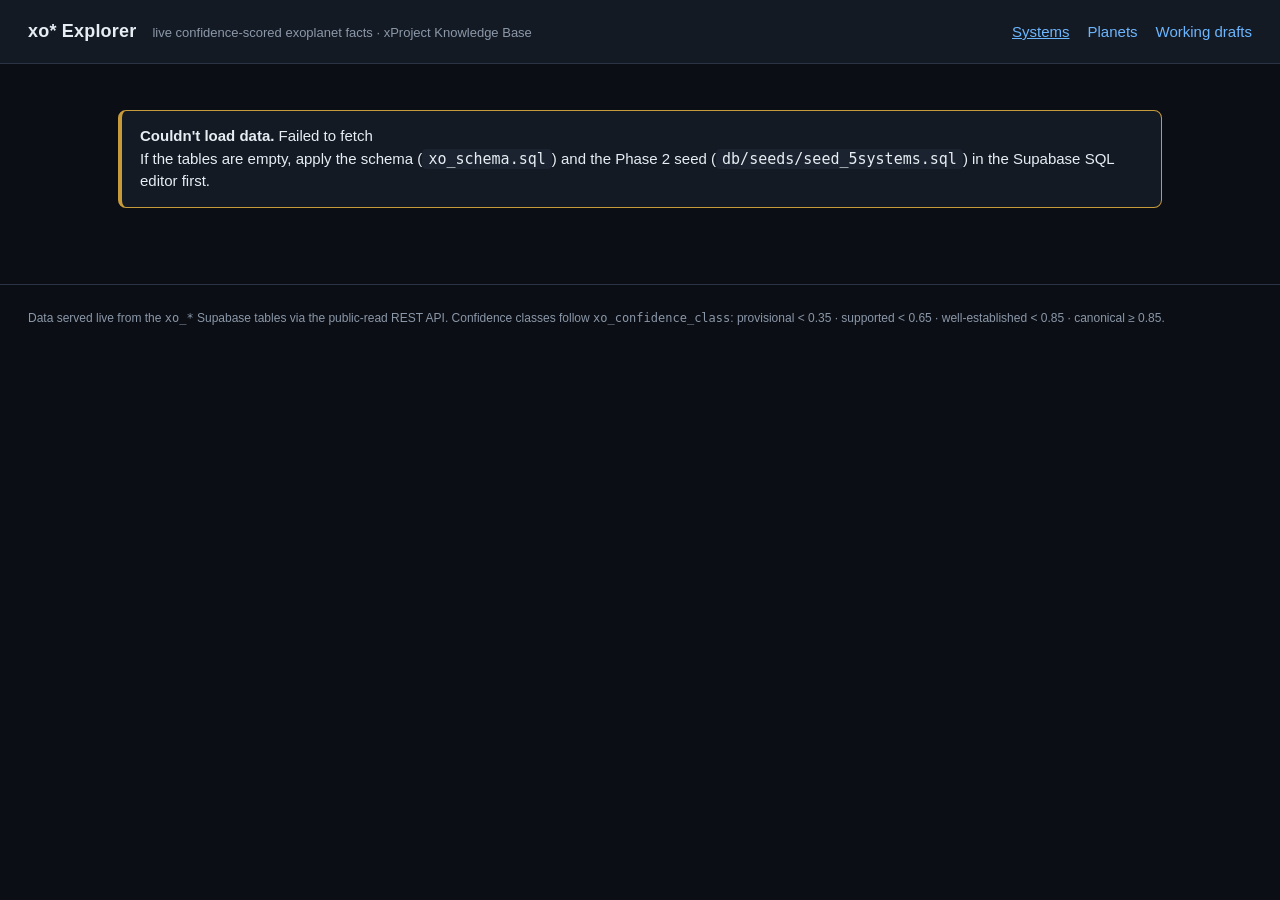
<file: index.html>
<!doctype html>
<html lang="en">
<head>
<meta charset="utf-8">
<meta name="viewport" content="width=device-width, initial-scale=1">
<title>xo* Explorer — Systems</title>
<link rel="stylesheet" href="assets/styles.css">
</head>
<body>
<div id="app"><p class="muted" style="padding:28px">Loading…</p></div>
<script src="config.js"></script>
<script src="assets/app.js"></script>
<script>
(async function () {
  try {
    const [stars, facts] = await Promise.all([
      xoFetch("xo_stars?select=star_id,name,teff_k,n_known_planets,wiki_entity_page," +
              "xo_planets(planet_id,name,regime_class,equilibrium_temp_k,radius_rearth,hz_position)" +
              "&order=name"),
      xoFetch("xo_facts?select=fact_id&is_active=eq.true")
    ]);
    const nPlanets = stars.reduce((a, s) => a + (s.xo_planets ? s.xo_planets.length : 0), 0);

    const stats = `<div class="stats">
      <div class="stat"><div class="n">${stars.length}</div><div class="l">Host stars</div></div>
      <div class="stat"><div class="n">${nPlanets}</div><div class="l">Planets</div></div>
      <div class="stat"><div class="n">${facts.length}</div><div class="l">Facts</div></div>
    </div>`;

    const systems = stars.map(s => {
      const planets = (s.xo_planets || []).sort((a, b) =>
        a.planet_id.localeCompare(b.planet_id));
      const rows = planets.map(p => `<tr>
        <td><a href="entity.html?type=planet&id=${encodeURIComponent(p.planet_id)}">${esc(p.name)}</a></td>
        <td>${p.regime_class ? esc(p.regime_class) : "—"}</td>
        <td class="num">${fmt(p.radius_rearth)}</td>
        <td class="num">${fmt(p.equilibrium_temp_k)}</td>
        <td>${p.hz_position ? `<span class="pill">${esc(p.hz_position)}</span>` : ""}</td>
      </tr>`).join("");
      return `<section class="system">
        <h2><a href="entity.html?type=star&id=${encodeURIComponent(s.star_id)}">${esc(s.name)}</a></h2>
        <div class="meta">T<sub>eff</sub> ${fmt(s.teff_k)} K · ${planets.length} planet(s)</div>
        <table>
          <thead><tr><th>Planet</th><th>Regime</th><th>R⊕</th><th>T<sub>eq</sub> (K)</th><th>HZ</th></tr></thead>
          <tbody>${rows}</tbody>
        </table>
      </section>`;
    }).join("");

    mount(renderHeader("index.html") +
      `<main><h2 class="section-title">Priority systems</h2>${stats}${systems}</main>` +
      renderFooter());
  } catch (err) {
    mount(renderHeader("index.html") + `<main>${configNotice(err)}</main>` + renderFooter());
  }
})();
</script>
</body>
</html>
</file>
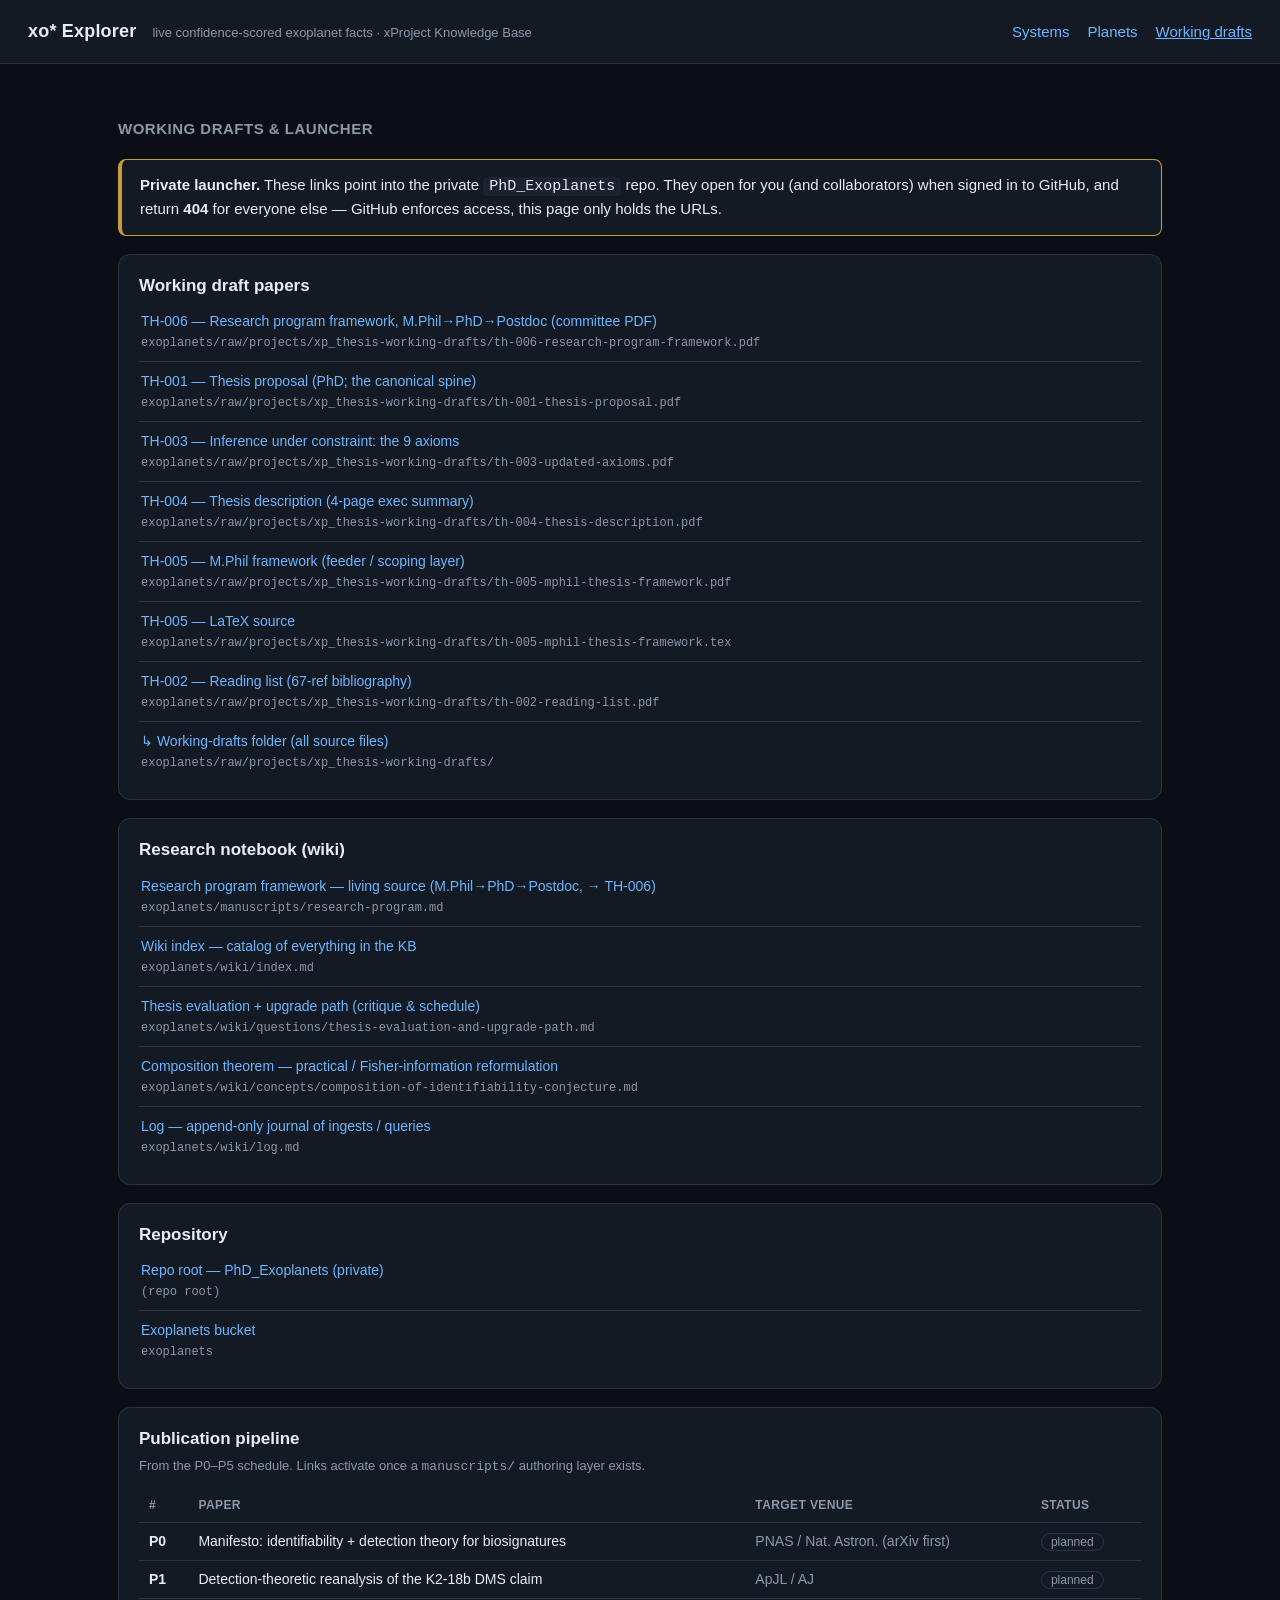
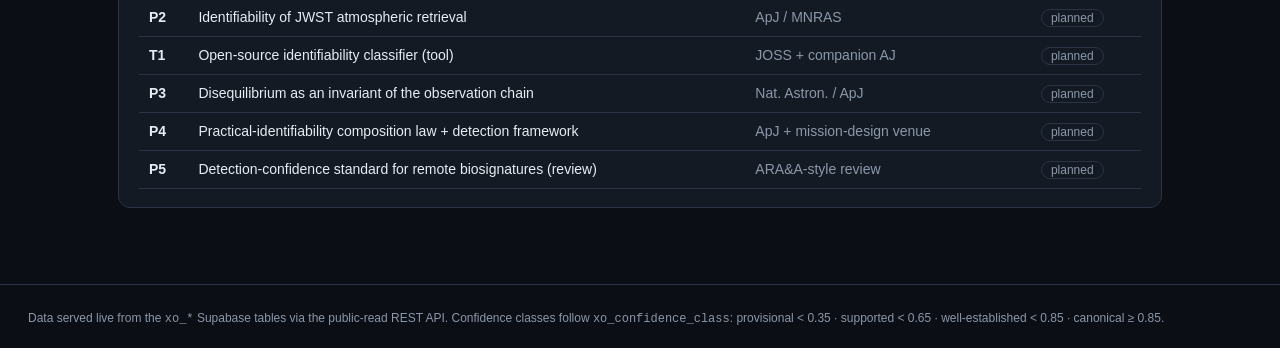
<file: drafts.html>
<!doctype html>
<html lang="en">
<head>
<meta charset="utf-8">
<meta name="viewport" content="width=device-width, initial-scale=1">
<title>xo* Explorer — Working drafts</title>
<link rel="stylesheet" href="assets/styles.css">
</head>
<body>
<div id="app"><p class="muted" style="padding:28px">Loading…</p></div>
<script src="config.js"></script>
<script src="assets/app.js"></script>
<script>
// Personal launcher into the private KB repo (PhD_Exoplanets). Static — no
// Supabase needed. Links are self-securing: they open for you (and repo
// collaborators) when logged in to GitHub, and 404 for everyone else.

// kind: "blob" = file · "tree" = folder · "" = repo root
const WORKING_DRAFTS = [
  { path: "exoplanets/raw/projects/xp_thesis-working-drafts/th-006-research-program-framework.pdf", kind: "blob", label: "TH-006 — Research program framework, M.Phil→PhD→Postdoc (committee PDF)" },
  { path: "exoplanets/raw/projects/xp_thesis-working-drafts/th-001-thesis-proposal.pdf",        kind: "blob", label: "TH-001 — Thesis proposal (PhD; the canonical spine)" },
  { path: "exoplanets/raw/projects/xp_thesis-working-drafts/th-003-updated-axioms.pdf",         kind: "blob", label: "TH-003 — Inference under constraint: the 9 axioms" },
  { path: "exoplanets/raw/projects/xp_thesis-working-drafts/th-004-thesis-description.pdf",     kind: "blob", label: "TH-004 — Thesis description (4-page exec summary)" },
  { path: "exoplanets/raw/projects/xp_thesis-working-drafts/th-005-mphil-thesis-framework.pdf", kind: "blob", label: "TH-005 — M.Phil framework (feeder / scoping layer)" },
  { path: "exoplanets/raw/projects/xp_thesis-working-drafts/th-005-mphil-thesis-framework.tex", kind: "blob", label: "TH-005 — LaTeX source" },
  { path: "exoplanets/raw/projects/xp_thesis-working-drafts/th-002-reading-list.pdf",           kind: "blob", label: "TH-002 — Reading list (67-ref bibliography)" },
  { path: "exoplanets/raw/projects/xp_thesis-working-drafts/",                                  kind: "tree", label: "↳ Working-drafts folder (all source files)" }
];

const NOTEBOOK = [
  { path: "exoplanets/manuscripts/research-program.md",                                          kind: "blob", label: "Research program framework — living source (M.Phil→PhD→Postdoc, → TH-006)" },
  { path: "exoplanets/wiki/index.md",                                                           kind: "blob", label: "Wiki index — catalog of everything in the KB" },
  { path: "exoplanets/wiki/questions/thesis-evaluation-and-upgrade-path.md",                    kind: "blob", label: "Thesis evaluation + upgrade path (critique & schedule)" },
  { path: "exoplanets/wiki/concepts/composition-of-identifiability-conjecture.md",              kind: "blob", label: "Composition theorem — practical / Fisher-information reformulation" },
  { path: "exoplanets/wiki/log.md",                                                             kind: "blob", label: "Log — append-only journal of ingests / queries" }
];

const REPO = [
  { path: "",            kind: "",     label: "Repo root — PhD_Exoplanets (private)" },
  { path: "exoplanets",  kind: "tree", label: "Exoplanets bucket" }
];

// Publication pipeline (from the P0–P5 schedule). Text-only for now — links
// activate once a manuscripts/ authoring layer exists in the KB repo.
const PIPELINE = [
  { id: "P0", title: "Manifesto: identifiability + detection theory for biosignatures", venue: "PNAS / Nat. Astron. (arXiv first)", status: "planned" },
  { id: "P1", title: "Detection-theoretic reanalysis of the K2-18b DMS claim",          venue: "ApJL / AJ",                        status: "planned" },
  { id: "P2", title: "Identifiability of JWST atmospheric retrieval",                   venue: "ApJ / MNRAS",                      status: "planned" },
  { id: "T1", title: "Open-source identifiability classifier (tool)",                   venue: "JOSS + companion AJ",              status: "planned" },
  { id: "P3", title: "Disequilibrium as an invariant of the observation chain",         venue: "Nat. Astron. / ApJ",               status: "planned" },
  { id: "P4", title: "Practical-identifiability composition law + detection framework", venue: "ApJ + mission-design venue",       status: "planned" },
  { id: "P5", title: "Detection-confidence standard for remote biosignatures (review)", venue: "ARA&A-style review",               status: "planned" }
];

function linkItem(it) {
  const url = repoUrl(it.path, it.kind);
  const shown = it.path || "(repo root)";
  const head = url
    ? `<a href="${esc(url)}" target="_blank" rel="noopener">${esc(it.label)}</a>`
    : `${esc(it.label)} <span class="lock">(set repoBaseUrl in config.js to link)</span>`;
  return `<li>${head}<span class="path">${esc(shown)}</span></li>`;
}

function card(title, items) {
  return `<section class="system">
    <h2>${esc(title)}</h2>
    <ul class="links">${items.map(linkItem).join("")}</ul>
  </section>`;
}

function pipelineCard() {
  const rows = PIPELINE.map(p => `<tr>
    <td><strong>${esc(p.id)}</strong></td>
    <td>${esc(p.title)}</td>
    <td class="muted">${esc(p.venue)}</td>
    <td><span class="pill">${esc(p.status)}</span></td>
  </tr>`).join("");
  return `<section class="system">
    <h2>Publication pipeline</h2>
    <div class="meta">From the P0–P5 schedule. Links activate once a <code>manuscripts/</code> authoring layer exists.</div>
    <table>
      <thead><tr><th>#</th><th>Paper</th><th>Target venue</th><th>Status</th></tr></thead>
      <tbody>${rows}</tbody>
    </table>
  </section>`;
}

mount(renderHeader("drafts.html") +
  `<main>
    <h2 class="section-title">Working drafts &amp; launcher</h2>
    <div class="notice">
      <strong>Private launcher.</strong> These links point into the private
      <code>PhD_Exoplanets</code> repo. They open for you (and collaborators)
      when signed in to GitHub, and return <strong>404</strong> for everyone
      else — GitHub enforces access, this page only holds the URLs.
    </div>
    ${card("Working draft papers", WORKING_DRAFTS)}
    ${card("Research notebook (wiki)", NOTEBOOK)}
    ${card("Repository", REPO)}
    ${pipelineCard()}
  </main>` +
  renderFooter());
</script>
</body>
</html>
</file>
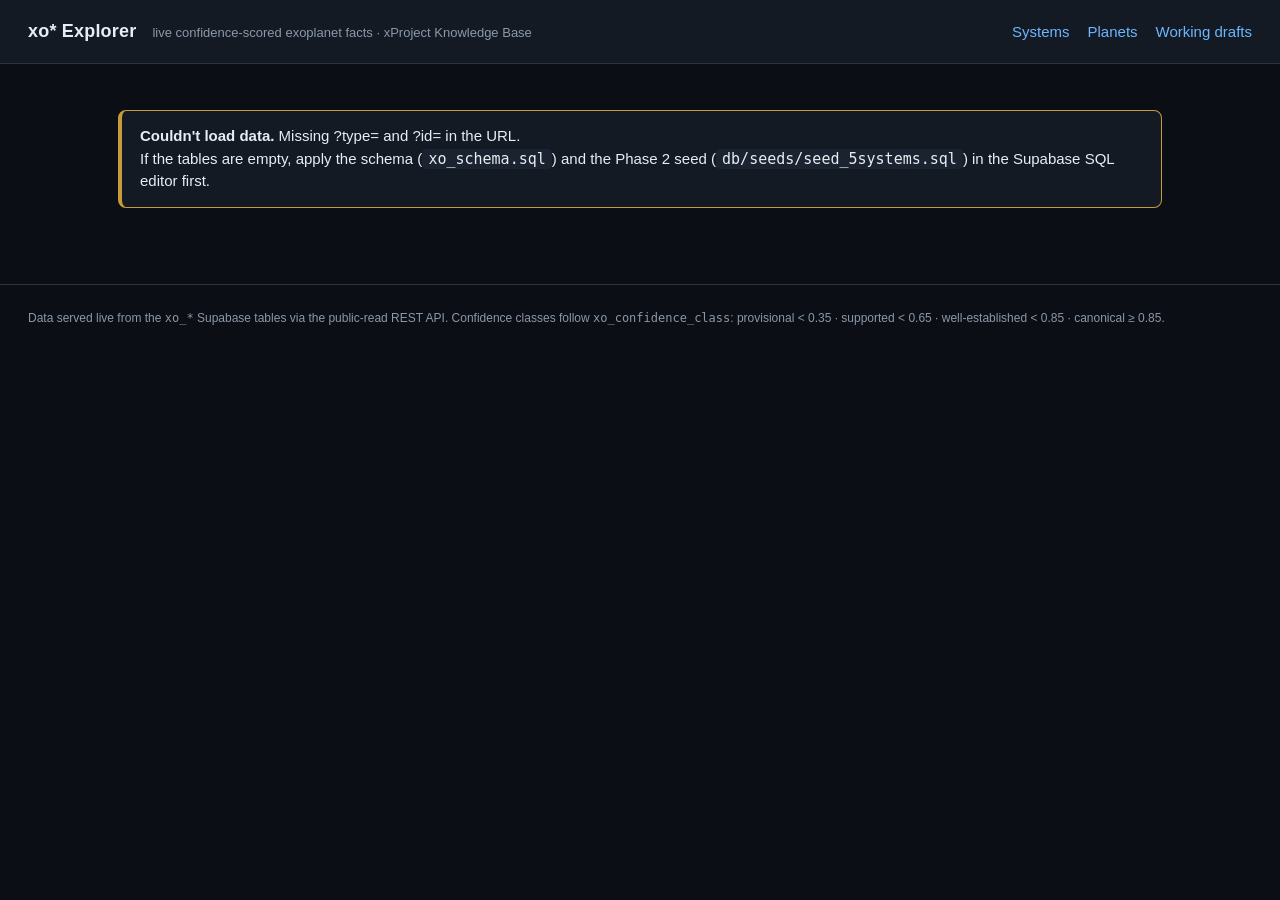
<file: entity.html>
<!doctype html>
<html lang="en">
<head>
<meta charset="utf-8">
<meta name="viewport" content="width=device-width, initial-scale=1">
<title>xo* Explorer — Entity</title>
<link rel="stylesheet" href="assets/styles.css">
</head>
<body>
<div id="app"><p class="muted" style="padding:28px">Loading…</p></div>
<script src="config.js"></script>
<script src="assets/app.js"></script>
<script>
// Order facts are displayed in (anything not listed falls to the end, alpha).
const FACT_ORDER = [
  "radius_rearth", "mass_mearth", "density_gcc", "orbital_period_days",
  "semi_major_axis_au", "equilibrium_temp_k", "teff_k", "discovery_method",
  "discovery_year", "transit_flag", "rv_flag"
];
const FACT_LABEL = {
  radius_rearth: "Radius (R⊕)", mass_mearth: "Mass (M⊕)", density_gcc: "Density (g/cc)",
  orbital_period_days: "Orbital period (days)", semi_major_axis_au: "Semi-major axis (AU)",
  equilibrium_temp_k: "Equilibrium temp (K)", teff_k: "Effective temp (K)",
  discovery_method: "Discovery method", discovery_year: "Discovery year",
  transit_flag: "Transits", rv_flag: "RV detected"
};

function factValue(f) {
  if (f.value_text !== null && f.value_text !== undefined) return esc(f.value_text);
  if (f.value_bool !== null && f.value_bool !== undefined) return f.value_bool ? "yes" : "no";
  const v = fmt(f.value_num);
  return f.unit && v !== "—" ? `${v} <span class="muted">${esc(f.unit)}</span>` : v;
}

function factsTable(facts) {
  if (!facts.length) return `<p class="muted">No facts seeded for this entity yet.</p>`;
  facts.sort((a, b) => {
    const ia = FACT_ORDER.indexOf(a.parameter), ib = FACT_ORDER.indexOf(b.parameter);
    return (ia < 0 ? 99 : ia) - (ib < 0 ? 99 : ib) || a.parameter.localeCompare(b.parameter);
  });
  const rows = facts.map(f => `<tr>
    <td>${esc(FACT_LABEL[f.parameter] || f.parameter)}</td>
    <td>${factValue(f)}</td>
    <td>${badge(f.confidence_class)} <span class="muted">${f.confidence_score != null ? (+f.confidence_score).toFixed(3) : ""}</span></td>
    <td class="muted">${(f.sources || []).map(esc).join(", ")}</td>
  </tr>`).join("");
  return `<table><thead><tr><th>Parameter</th><th>Value</th><th>Confidence</th><th>Sources</th></tr></thead>
    <tbody>${rows}</tbody></table>`;
}

async function renderPlanet(id) {
  const [planets, facts] = await Promise.all([
    xoFetch(`xo_planets?planet_id=eq.${encodeURIComponent(id)}&select=*`),
    xoFetch(`xo_facts?entity_type=eq.planet&entity_id=eq.${encodeURIComponent(id)}&is_active=eq.true&select=parameter,value_num,value_text,value_bool,unit,confidence_score,confidence_class,sources`)
  ]);
  if (!planets.length) return notFound("planet", id);
  const p = planets[0];
  const hz = p.hz_position ? ` · HZ: <span class="pill">${esc(p.hz_position)}</span>` : "";
  return `<main>
    <a class="back" href="planets.html">← all planets</a>
    <h1 class="entity">${esc(p.name)}</h1>
    <div class="meta muted">Host <a href="entity.html?type=star&id=${encodeURIComponent(p.host_star_id)}">${esc(p.host_star_id)}</a>
      ${p.regime_class ? " · " + esc(p.regime_class) : ""}${hz}</div>
    <h2 class="section-title">Facts (from xo_facts)</h2>
    ${factsTable(facts)}
    ${p.wiki_entity_page ? `<p class="muted" style="margin-top:18px">Wiki page: ${wikiLink(p.wiki_entity_page)}</p>` : ""}
  </main>`;
}

async function renderStar(id) {
  const [stars, facts] = await Promise.all([
    xoFetch(`xo_stars?star_id=eq.${encodeURIComponent(id)}&select=*,xo_planets(planet_id,name)`),
    xoFetch(`xo_facts?entity_type=eq.star&entity_id=eq.${encodeURIComponent(id)}&is_active=eq.true&select=parameter,value_num,value_text,value_bool,unit,confidence_score,confidence_class,sources`)
  ]);
  if (!stars.length) return notFound("star", id);
  const s = stars[0];
  const planets = (s.xo_planets || []).sort((a, b) => a.planet_id.localeCompare(b.planet_id));
  const plist = planets.map(p =>
    `<a href="entity.html?type=planet&id=${encodeURIComponent(p.planet_id)}">${esc(p.name)}</a>`).join(" · ");
  return `<main>
    <a class="back" href="index.html">← all systems</a>
    <h1 class="entity">${esc(s.name)}</h1>
    <div class="meta muted">Host star · ${planets.length} known planet(s)</div>
    <h2 class="section-title">Facts (from xo_facts)</h2>
    ${factsTable(facts)}
    <h2 class="section-title">Planets</h2>
    <p>${plist || '<span class="muted">none</span>'}</p>
    ${s.wiki_entity_page ? `<p class="muted" style="margin-top:18px">Wiki page: ${wikiLink(s.wiki_entity_page)}</p>` : ""}
  </main>`;
}

function notFound(type, id) {
  return `<main><div class="notice"><strong>Not found.</strong> No ${type} with id
    <code>${esc(id)}</code>. It may not be seeded yet.</div></main>`;
}

(async function () {
  const type = qs("type"), id = qs("id");
  try {
    if (!type || !id) throw new Error("Missing ?type= and ?id= in the URL.");
    const body = type === "star" ? await renderStar(id) : await renderPlanet(id);
    mount(renderHeader("") + body + renderFooter());
  } catch (err) {
    mount(renderHeader("") + `<main>${configNotice(err)}</main>` + renderFooter());
  }
})();
</script>
</body>
</html>
</file>
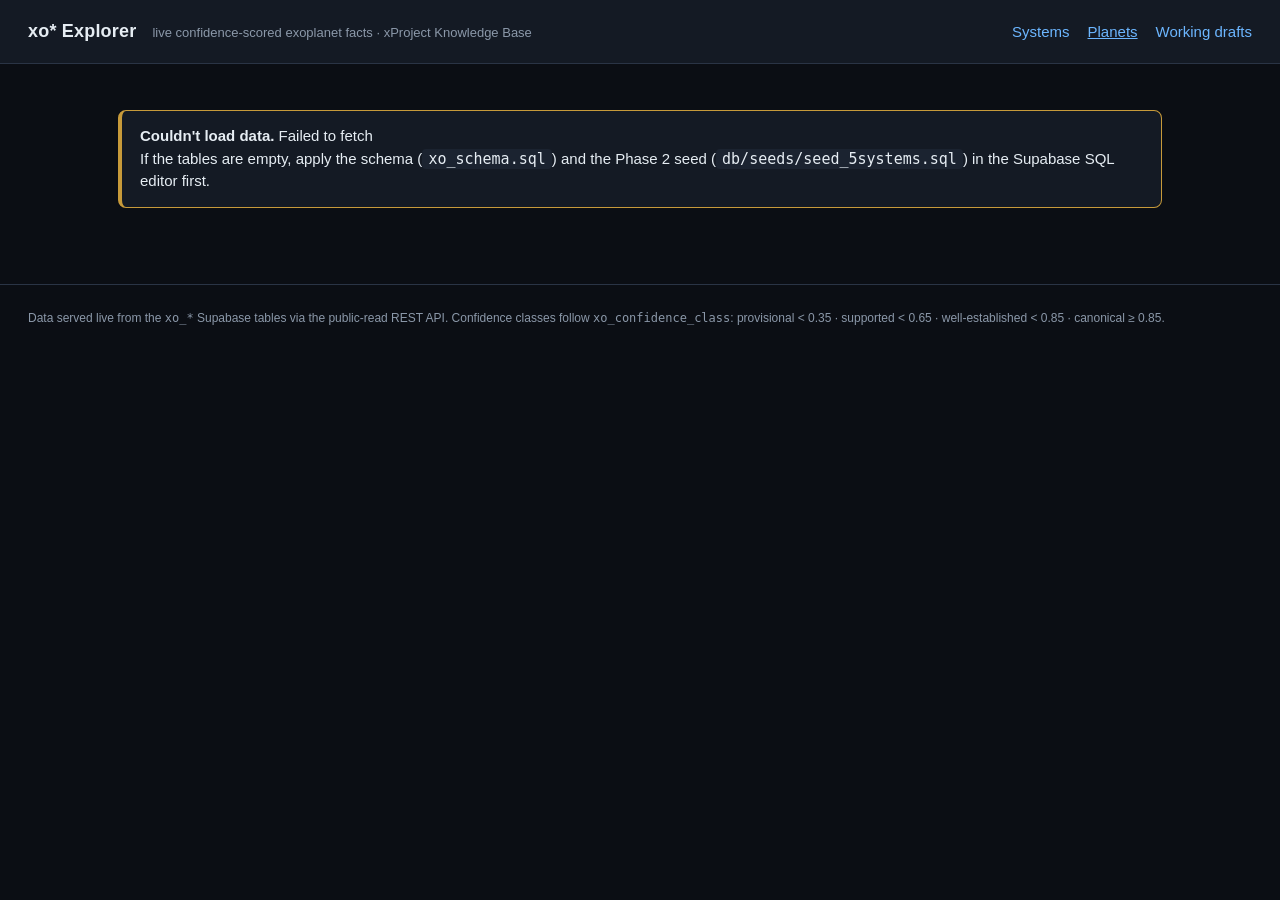
<file: planets.html>
<!doctype html>
<html lang="en">
<head>
<meta charset="utf-8">
<meta name="viewport" content="width=device-width, initial-scale=1">
<title>xo* Explorer — Planets</title>
<link rel="stylesheet" href="assets/styles.css">
</head>
<body>
<div id="app"><p class="muted" style="padding:28px">Loading…</p></div>
<script src="config.js"></script>
<script src="assets/app.js"></script>
<script>
const COLS = [
  { k: "name", l: "Planet", t: "s" },
  { k: "host_star_id", l: "Host", t: "s" },
  { k: "regime_class", l: "Regime", t: "s" },
  { k: "radius_rearth", l: "R⊕", t: "n" },
  { k: "mass_mearth", l: "M⊕", t: "n" },
  { k: "density_gcc", l: "ρ (g/cc)", t: "n" },
  { k: "orbital_period_days", l: "Period (d)", t: "n" },
  { k: "equilibrium_temp_k", l: "T_eq (K)", t: "n" },
  { k: "discovery_year", l: "Year", t: "n" }
];
let DATA = [], sortKey = "planet_id", sortDir = 1, filter = "";

// Filter (by planet/host/regime) + sort, without mutating DATA.
function visibleRows() {
  const q = filter.trim().toLowerCase();
  const rows = q
    ? DATA.filter(p => [p.name, p.host_star_id, p.regime_class]
        .some(v => (v || "").toLowerCase().includes(q)))
    : DATA.slice();
  return rows.sort((a, b) => {
    const x = a[sortKey], y = b[sortKey];
    if (x === null || x === undefined) return 1;
    if (y === null || y === undefined) return -1;
    return (x > y ? 1 : x < y ? -1 : 0) * sortDir;
  });
}

// Re-render ONLY the tbody + count + sort arrows, so the search input keeps focus.
function renderRows() {
  const rows = visibleRows();
  document.getElementById("rows").innerHTML = rows.map(p => `<tr>
    <td><a href="entity.html?type=planet&id=${encodeURIComponent(p.planet_id)}">${esc(p.name)}</a></td>
    <td><a href="entity.html?type=star&id=${encodeURIComponent(p.host_star_id)}">${esc(p.host_star_id)}</a></td>
    <td>${p.regime_class ? esc(p.regime_class) : "—"}</td>
    <td class="num">${fmt(p.radius_rearth)}</td>
    <td class="num">${fmt(p.mass_mearth)}</td>
    <td class="num">${fmt(p.density_gcc)}</td>
    <td class="num">${fmt(p.orbital_period_days)}</td>
    <td class="num">${fmt(p.equilibrium_temp_k)}</td>
    <td class="num">${fmt(p.discovery_year)}</td>
  </tr>`).join("") || `<tr><td colspan="${COLS.length}" class="muted">No planets match “${esc(filter)}”.</td></tr>`;
  document.getElementById("count").textContent = rows.length;
  document.querySelectorAll("th[data-k]").forEach(th => {
    th.textContent = th.dataset.label + (sortKey === th.dataset.k ? (sortDir > 0 ? " ▲" : " ▼") : "");
  });
}

function renderPage() {
  const head = COLS.map(c => `<th data-k="${c.k}" data-label="${c.l}">${c.l}</th>`).join("");
  mount(renderHeader("planets.html") +
    `<main>
      <h2 class="section-title">Planets <span class="muted">(<span id="count">0</span> shown)</span></h2>
      <input id="search" class="search" type="search" autocomplete="off"
             placeholder="Filter by planet, host star, or regime…">
      <table><thead><tr>${head}</tr></thead><tbody id="rows"></tbody></table>
    </main>` + renderFooter());
  const inp = document.getElementById("search");
  inp.value = filter;
  inp.addEventListener("input", e => { filter = e.target.value; renderRows(); });
  document.querySelectorAll("th[data-k]").forEach(th =>
    th.addEventListener("click", () => {
      const k = th.dataset.k;
      if (k === sortKey) sortDir *= -1; else { sortKey = k; sortDir = 1; }
      renderRows();
    }));
  renderRows();
}

(async function () {
  try {
    DATA = await xoFetch("xo_planets?select=planet_id,name,host_star_id,regime_class," +
      "radius_rearth,mass_mearth,density_gcc,orbital_period_days,equilibrium_temp_k," +
      "discovery_year&order=planet_id");
    renderPage();
  } catch (err) {
    mount(renderHeader("planets.html") + `<main>${configNotice(err)}</main>` + renderFooter());
  }
})();
</script>
</body>
</html>
</file>
<file: assets/styles.css>
:root {
  --bg: #0b0e14;
  --panel: #141a24;
  --panel-2: #1b2330;
  --line: #2a3445;
  --text: #e6edf3;
  --muted: #8b98a9;
  --accent: #6cb6ff;
  /* confidence-class colours (match xo_confidence_class boundaries) */
  --c-provisional: #b04a4a;
  --c-supported: #c79a3a;
  --c-well: #4a86c7;
  --c-canonical: #3aa86b;
}

* { box-sizing: border-box; }

body {
  margin: 0;
  font: 15px/1.5 -apple-system, "Segoe UI", Roboto, Helvetica, Arial, sans-serif;
  background: var(--bg);
  color: var(--text);
}

a { color: var(--accent); text-decoration: none; }
a:hover { text-decoration: underline; }

header.site {
  display: flex;
  align-items: baseline;
  gap: 16px;
  padding: 18px 28px;
  border-bottom: 1px solid var(--line);
  background: var(--panel);
  flex-wrap: wrap;
}
header.site h1 { font-size: 18px; margin: 0; letter-spacing: .2px; }
header.site nav { display: flex; gap: 18px; margin-left: auto; }
header.site .sub { color: var(--muted); font-size: 13px; }

main { max-width: 1100px; margin: 0 auto; padding: 28px; }

.stats { display: flex; gap: 14px; flex-wrap: wrap; margin: 0 0 24px; }
.stat {
  background: var(--panel);
  border: 1px solid var(--line);
  border-radius: 10px;
  padding: 14px 18px;
  min-width: 120px;
}
.stat .n { font-size: 26px; font-weight: 600; }
.stat .l { color: var(--muted); font-size: 12px; text-transform: uppercase; letter-spacing: .5px; }

.system {
  background: var(--panel);
  border: 1px solid var(--line);
  border-radius: 12px;
  padding: 18px 20px;
  margin-bottom: 18px;
}
.system h2 { margin: 0 0 4px; font-size: 17px; }
.system .meta { color: var(--muted); font-size: 13px; margin-bottom: 12px; }

table { width: 100%; border-collapse: collapse; font-size: 14px; }
th, td { text-align: left; padding: 8px 10px; border-bottom: 1px solid var(--line); }
th { color: var(--muted); font-weight: 600; font-size: 12px; text-transform: uppercase; letter-spacing: .4px; cursor: pointer; user-select: none; }
tbody tr:hover { background: var(--panel-2); }
td.num { font-variant-numeric: tabular-nums; }

.badge {
  display: inline-block;
  padding: 1px 9px;
  border-radius: 999px;
  font-size: 11px;
  font-weight: 600;
  letter-spacing: .3px;
  color: #fff;
}
.badge.provisional { background: var(--c-provisional); }
.badge.supported { background: var(--c-supported); }
.badge.well-established { background: var(--c-well); }
.badge.canonical { background: var(--c-canonical); }
.badge.none { background: #3a4556; color: var(--muted); }

.pill { color: var(--muted); font-size: 12px; border: 1px solid var(--line); border-radius: 999px; padding: 1px 9px; }

.search {
  width: 100%;
  max-width: 360px;
  margin: 0 0 16px;
  padding: 9px 12px;
  font: inherit;
  color: var(--text);
  background: var(--panel);
  border: 1px solid var(--line);
  border-radius: 8px;
  outline: none;
}
.search:focus { border-color: var(--accent); }
.search::placeholder { color: var(--muted); }

.detail-grid { display: grid; grid-template-columns: 1fr 1fr; gap: 18px; }
@media (max-width: 740px) { .detail-grid { grid-template-columns: 1fr; } }

.notice {
  background: var(--panel);
  border: 1px solid var(--c-supported);
  border-left-width: 4px;
  border-radius: 8px;
  padding: 14px 18px;
  margin: 18px 0;
  color: var(--text);
}
.notice code { background: var(--panel-2); padding: 1px 6px; border-radius: 4px; }

.muted { color: var(--muted); }
.back { font-size: 13px; }

/* Working-drafts launcher (drafts.html) */
.links { list-style: none; margin: 0; padding: 0; }
.links li { padding: 9px 2px; border-bottom: 1px solid var(--line); display: flex; flex-direction: column; gap: 2px; }
.links li:last-child { border-bottom: 0; }
.links a { font-size: 14px; }
.links .path { color: var(--muted); font-size: 12px; font-family: ui-monospace, SFMono-Regular, Menlo, monospace; }
.links .lock { color: var(--muted); font-size: 11px; }
footer.site { color: var(--muted); font-size: 12px; padding: 24px 28px; border-top: 1px solid var(--line); margin-top: 30px; }
h1.entity { margin: 4px 0 2px; }
.section-title { margin: 26px 0 10px; font-size: 15px; color: var(--muted); text-transform: uppercase; letter-spacing: .5px; }
</file>
